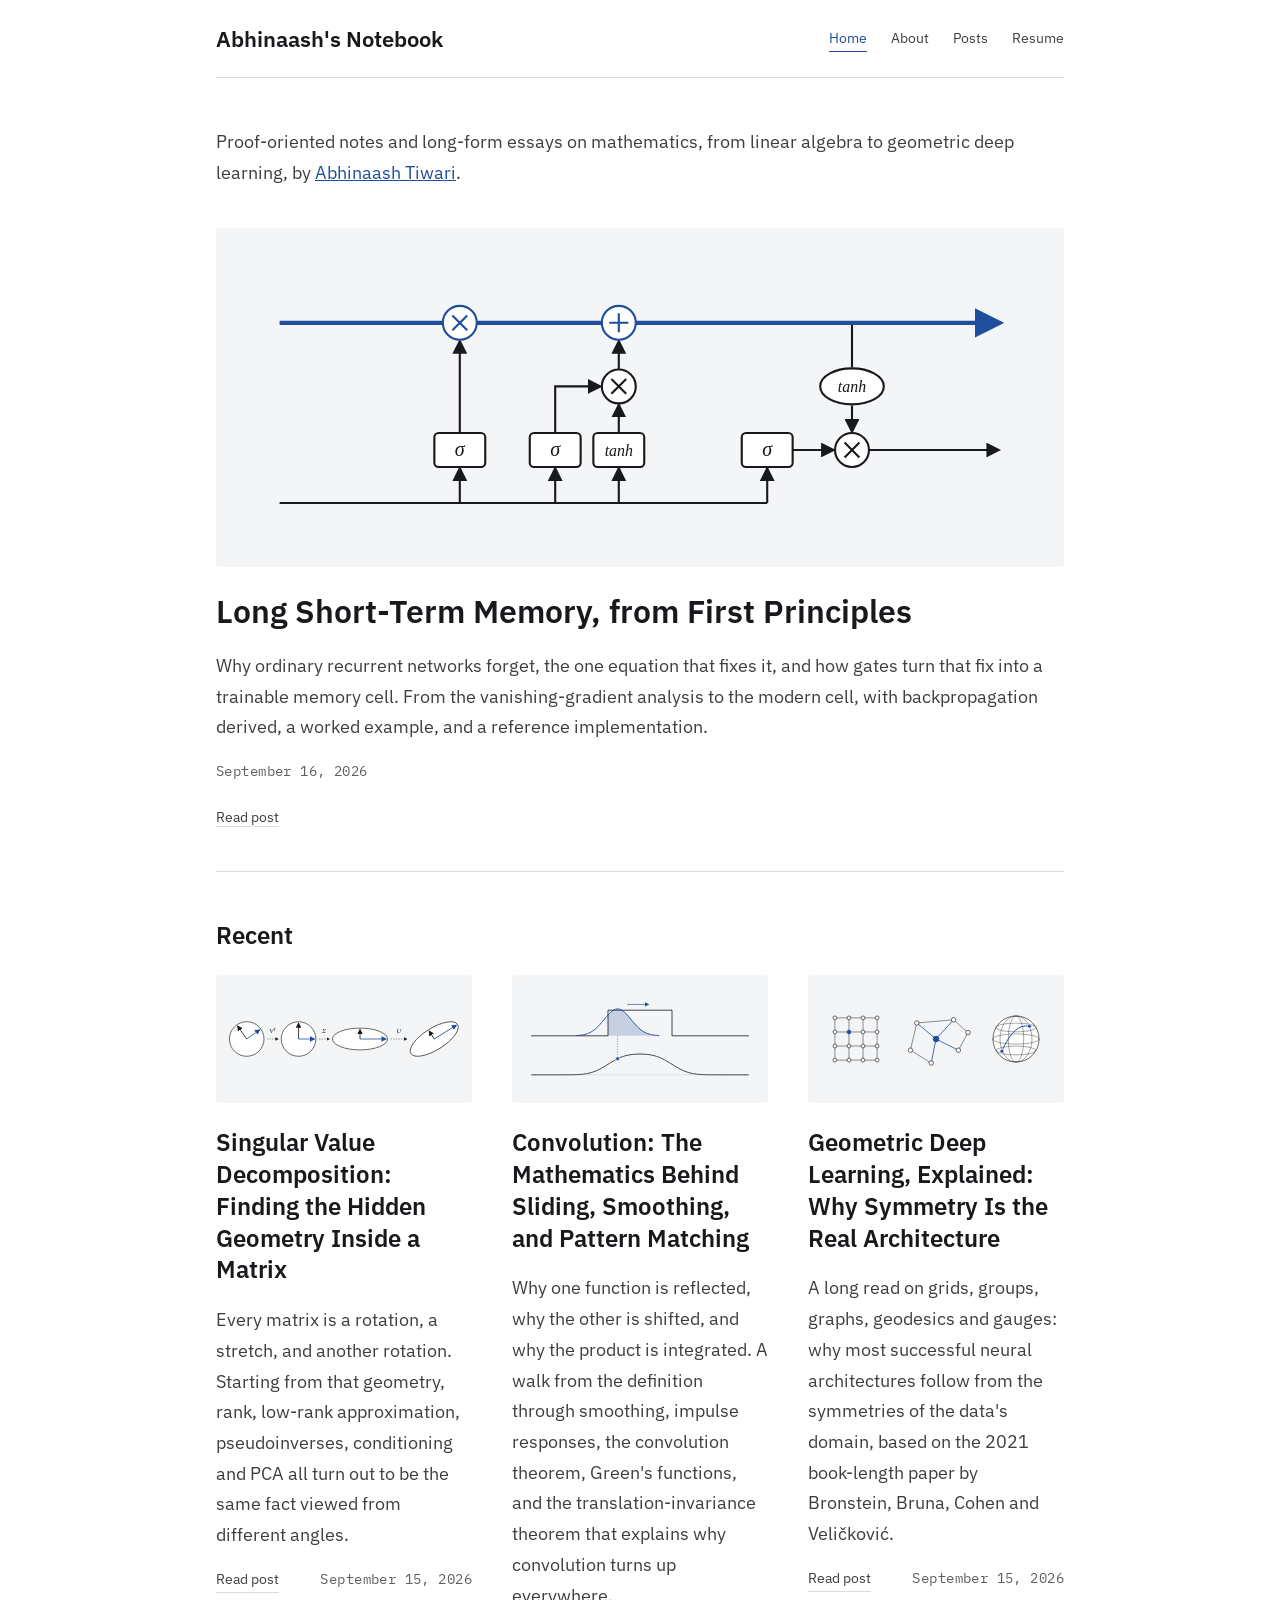
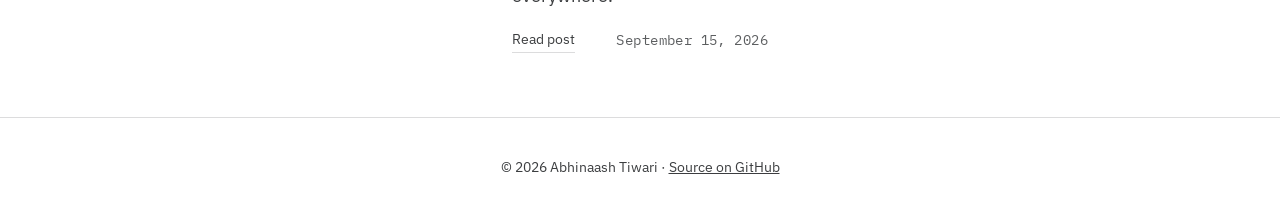
<file: index.html>
<!doctype html>
<html lang="en">
<head>
	<meta charset="UTF-8">
	<meta name="viewport" content="width=device-width, initial-scale=1">
	<title>Abhinaash Tiwari | Mathematics Notes and Essays</title>
	<meta name="description" content="Proof-oriented notes and long-form essays on mathematics by Abhinaash Tiwari: optimization theory, linear algebra, optimal transport and geometric deep learning.">
	<meta name="author" content="Abhinaash Tiwari">
	<meta name="keywords" content="Abhinaash Tiwari, mathematics blog, optimization theory, optimal transport, geometric deep learning, linear algebra, lecture notes, proof-based mathematics">
	<meta name="robots" content="index, follow, max-image-preview:large">
	<link rel="canonical" href="https://abhinaash.com.np/">

	<meta property="og:type" content="website">
	<meta property="og:site_name" content="Abhinaash's Notebook">
	<meta property="og:locale" content="en_US">
	<meta property="og:title" content="Abhinaash Tiwari | Mathematics Notes and Essays">
	<meta property="og:description" content="Proof-oriented notes and long-form essays on mathematics by Abhinaash Tiwari: optimization theory, linear algebra, optimal transport and geometric deep learning.">
	<meta property="og:url" content="https://abhinaash.com.np/">
	<meta property="og:image" content="https://abhinaash.com.np/assets/images/social/site.png">
	<meta property="og:image:width" content="1200">
	<meta property="og:image:height" content="630">
	<meta property="og:image:alt" content="Abhinaash's Notebook: mathematics notes and essays">
	<meta name="twitter:card" content="summary_large_image">
	<meta name="twitter:title" content="Abhinaash Tiwari | Mathematics Notes and Essays">
	<meta name="twitter:description" content="Proof-oriented notes and long-form essays on mathematics by Abhinaash Tiwari: optimization theory, linear algebra, optimal transport and geometric deep learning.">
	<meta name="twitter:image" content="https://abhinaash.com.np/assets/images/social/site.png">

	<meta name="theme-color" content="#ffffff">
	<link rel="icon" type="image/svg+xml" href="./assets/images/favicon.svg">
	<link rel="apple-touch-icon" href="./assets/images/apple-touch-icon.png">

	<link rel="preconnect" href="https://fonts.googleapis.com">
	<link rel="preconnect" href="https://fonts.gstatic.com" crossorigin>
	<link rel="stylesheet" href="https://fonts.googleapis.com/css2?family=IBM+Plex+Mono:wght@400;500;600&family=IBM+Plex+Sans:ital,wght@0,400;0,500;0,600;1,400;1,600&display=swap">
	<link rel="stylesheet" type="text/css" href="./assets/css/style.css">
	<link rel="stylesheet" type="text/css" href="./assets/css/article.css">
	<script type="application/ld+json">
	{
		"@context": "https://schema.org",
		"@graph": [
			{
				"@type": "WebSite",
				"@id": "https://abhinaash.com.np/#website",
				"url": "https://abhinaash.com.np/",
				"name": "Abhinaash's Notebook",
				"description": "Proof-oriented notes and long-form essays on mathematics by Abhinaash Tiwari: optimization theory, linear algebra, optimal transport and geometric deep learning.",
				"inLanguage": "en",
				"publisher": {
					"@id": "https://abhinaash.com.np/#person"
				}
			},
			{
				"@type": "Person",
				"@id": "https://abhinaash.com.np/#person",
				"name": "Abhinaash Tiwari",
				"url": "https://abhinaash.com.np/about.html",
				"image": "https://abhinaash.com.np/assets/images/profile-640.jpg",
				"description": "Computational mathematics graduate of Kathmandu University",
				"alumniOf": {
					"@type": "CollegeOrUniversity",
					"name": "Kathmandu University"
				},
				"knowsAbout": [
					"Optimization theory",
					"Optimal transport",
					"Geometric deep learning",
					"Applied analysis"
				],
				"sameAs": [
					"https://github.com/zeutonx",
					"https://orcid.org/0009-0005-1467-2240"
				]
			}
		]
	}
	</script>
</head>
<body>
	<a class="skip-link" href="#main">Skip to content</a>
	<header class="container__">
		<h1 class="__header-title"><a href="./index.html">Abhinaash's Notebook</a></h1>
		<nav class="__header-nav" aria-label="Main navigation">
			<ul>
				<li><a class="current-page__" aria-current="page" href="./index.html">Home</a></li>
				<li><a href="./about.html">About</a></li>
				<li><a href="./posts.html">Posts</a></li>
				<li><a href="./resume.html">Resume</a></li>
			</ul>
		</nav>
	</header>

	<main id="main" class="container__">
		<section class="_page-intro">
			<p>Proof-oriented notes and long-form essays on mathematics, from linear algebra to geometric deep learning, by <a href="./about.html">Abhinaash Tiwari</a>.</p>
		</section>

		<section class="__article-featured-section">
			<article class="_article _article-featured">
				<img class="article-thumbnail_ article-featured-thumbnail_" src="./assets/images/thumbnails/lstm.svg" width="800" height="400" alt="">
				<h2 class="article-title_"><a href="./posts/lstm.html">Long Short-Term Memory, from First Principles</a></h2>
				<p class="article-description_">Why ordinary recurrent networks forget, the one equation that fixes it, and how gates turn that fix into a trainable memory cell. From the vanishing-gradient analysis to the modern cell, with backpropagation derived, a worked example, and a reference implementation.</p>
				<time class="article-date_" datetime="2026-09-16">September 16, 2026</time>
				<a class="article-read-more_" href="./posts/lstm.html" aria-label="Read post: Long Short-Term Memory, from First Principles">Read post</a>
			</article>
		</section>

		<section class="__article-recent-section">
			<h2 class="_article-recent-section-title">Recent</h2>
			<div>
				<article class="_article _article-recent">
					<img class="article-thumbnail_" src="./assets/images/thumbnails/svd.svg" width="800" height="400" alt="" loading="lazy" decoding="async">
					<h3 class="article-title_"><a href="./posts/svd.html">Singular Value Decomposition: Finding the Hidden Geometry Inside a Matrix</a></h3>
					<p class="article-description_">Every matrix is a rotation, a stretch, and another rotation. Starting from that geometry, rank, low-rank approximation, pseudoinverses, conditioning and PCA all turn out to be the same fact viewed from different angles.</p>
					<div class="article-flex__">
						<a class="article-read-more_" href="./posts/svd.html" aria-label="Read post: Singular Value Decomposition: Finding the Hidden Geometry Inside a Matrix">Read post</a>
						<time class="article-date_" datetime="2026-09-15">September 15, 2026</time>
					</div>
				</article>

				<article class="_article _article-recent">
					<img class="article-thumbnail_" src="./assets/images/thumbnails/convolution.svg" width="800" height="400" alt="" loading="lazy" decoding="async">
					<h3 class="article-title_"><a href="./posts/convolution.html">Convolution: The Mathematics Behind Sliding, Smoothing, and Pattern Matching</a></h3>
					<p class="article-description_">Why one function is reflected, why the other is shifted, and why the product is integrated. A walk from the definition through smoothing, impulse responses, the convolution theorem, Green's functions, and the translation-invariance theorem that explains why convolution turns up everywhere.</p>
					<div class="article-flex__">
						<a class="article-read-more_" href="./posts/convolution.html" aria-label="Read post: Convolution: The Mathematics Behind Sliding, Smoothing, and Pattern Matching">Read post</a>
						<time class="article-date_" datetime="2026-09-15">September 15, 2026</time>
					</div>
				</article>

				<article class="_article _article-recent">
					<img class="article-thumbnail_" src="./assets/images/thumbnails/geometric-deep-learning.svg" width="800" height="400" alt="" loading="lazy" decoding="async">
					<h3 class="article-title_"><a href="./posts/geometric-deep-learning.html">Geometric Deep Learning, Explained: Why Symmetry Is the Real Architecture</a></h3>
					<p class="article-description_">A long read on grids, groups, graphs, geodesics and gauges: why most successful neural architectures follow from the symmetries of the data's domain, based on the 2021 book-length paper by Bronstein, Bruna, Cohen and Veličković.</p>
					<div class="article-flex__">
						<a class="article-read-more_" href="./posts/geometric-deep-learning.html" aria-label="Read post: Geometric Deep Learning, Explained: Why Symmetry Is the Real Architecture">Read post</a>
						<time class="article-date_" datetime="2026-09-15">September 15, 2026</time>
					</div>
				</article>
			</div>
		</section>

	</main>

	<footer>
		<p class="__footer-copyright">&copy; 2026 Abhinaash Tiwari &middot; <a href="https://github.com/zeutonx/Portfolio" target="_blank" rel="noopener">Source on GitHub</a></p>
	</footer>
</body>
</html>
</file>
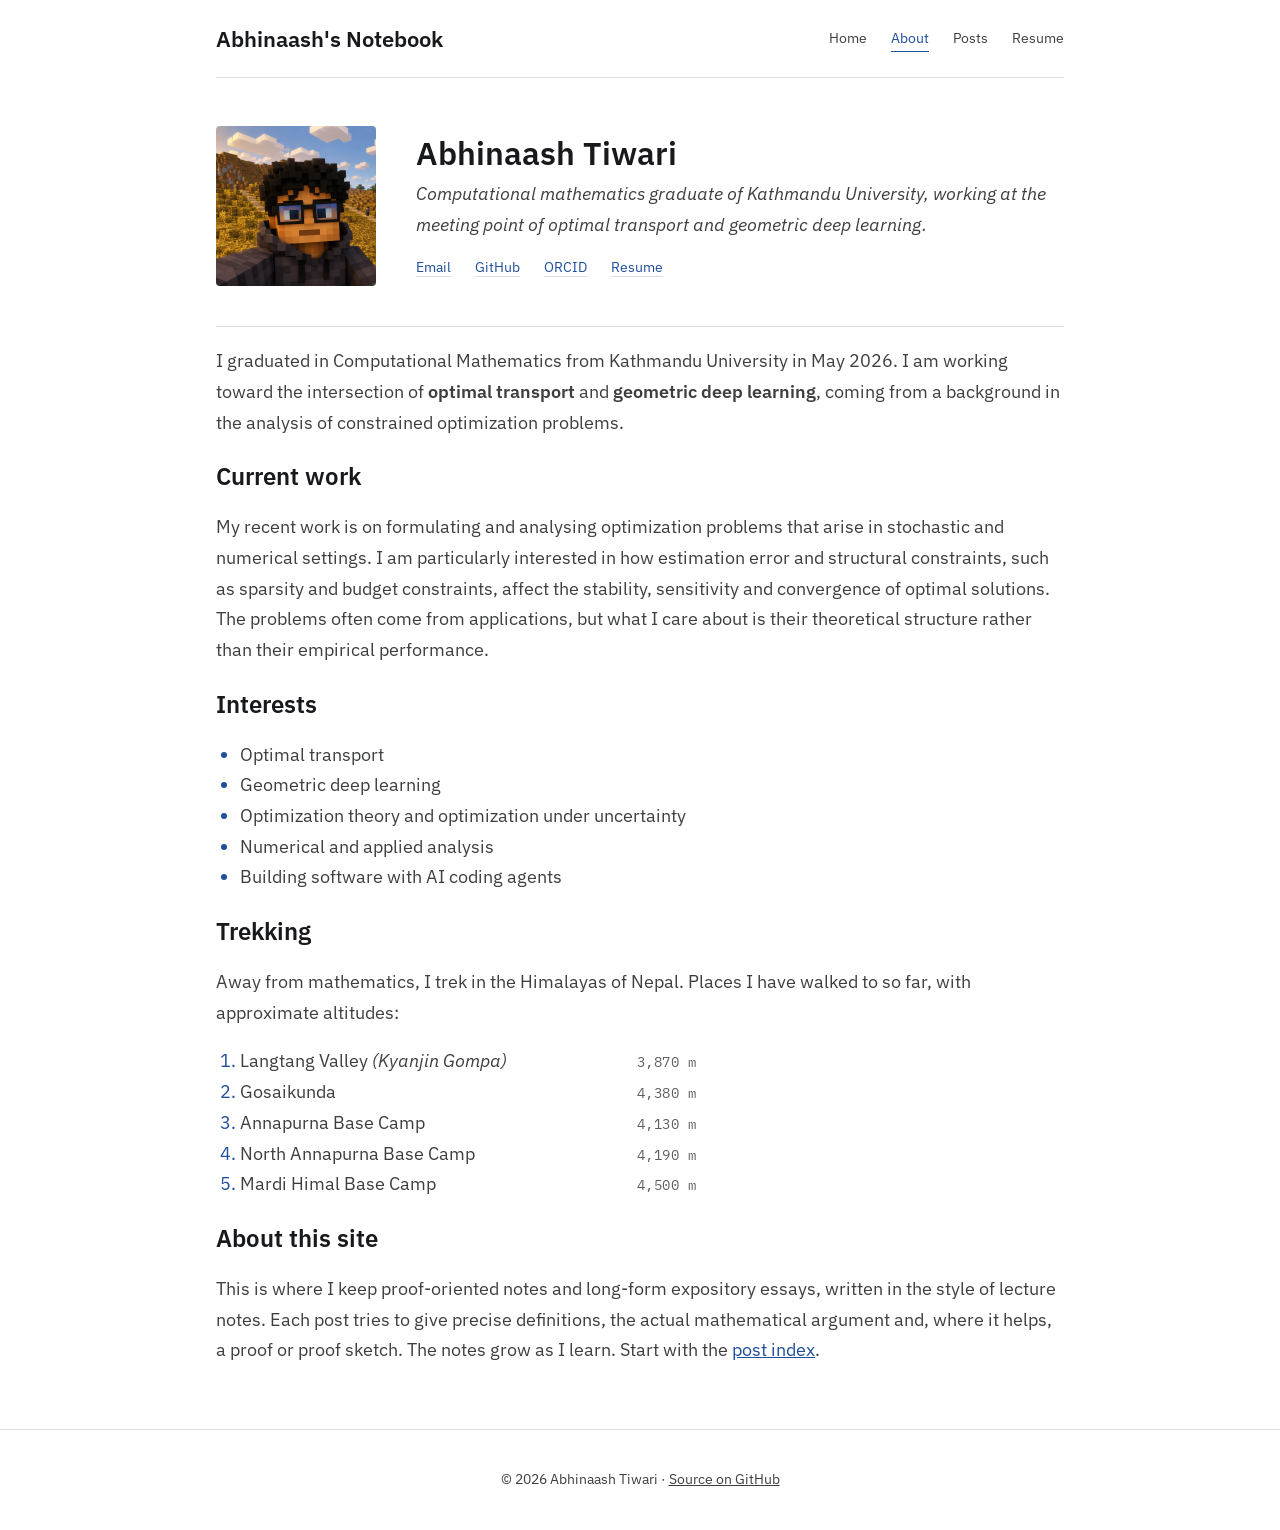
<file: about.html>
<!doctype html>
<html lang="en">
<head>
	<meta charset="UTF-8">
	<meta name="viewport" content="width=device-width, initial-scale=1">
	<title>About | Abhinaash Tiwari</title>
	<meta name="description" content="About Abhinaash Tiwari: computational mathematics graduate of Kathmandu University, working toward optimal transport and geometric deep learning.">
	<meta name="author" content="Abhinaash Tiwari">
	<meta name="keywords" content="Abhinaash Tiwari, mathematics, optimization theory, optimal transport, geometric deep learning, Kathmandu University">
	<meta name="robots" content="index, follow, max-image-preview:large">
	<link rel="canonical" href="https://abhinaash.com.np/about.html">

	<meta property="og:type" content="profile">
	<meta property="og:site_name" content="Abhinaash's Notebook">
	<meta property="og:locale" content="en_US">
	<meta property="og:title" content="About | Abhinaash Tiwari">
	<meta property="og:description" content="About Abhinaash Tiwari: computational mathematics graduate of Kathmandu University, working toward optimal transport and geometric deep learning.">
	<meta property="og:url" content="https://abhinaash.com.np/about.html">
	<meta property="og:image" content="https://abhinaash.com.np/assets/images/social/site.png">
	<meta property="og:image:width" content="1200">
	<meta property="og:image:height" content="630">
	<meta property="og:image:alt" content="Abhinaash's Notebook: mathematics notes and essays">
	<meta name="twitter:card" content="summary_large_image">
	<meta name="twitter:title" content="About | Abhinaash Tiwari">
	<meta name="twitter:description" content="About Abhinaash Tiwari: computational mathematics graduate of Kathmandu University, working toward optimal transport and geometric deep learning.">
	<meta name="twitter:image" content="https://abhinaash.com.np/assets/images/social/site.png">

	<meta name="theme-color" content="#ffffff">
	<link rel="icon" type="image/svg+xml" href="./assets/images/favicon.svg">
	<link rel="apple-touch-icon" href="./assets/images/apple-touch-icon.png">

	<link rel="preconnect" href="https://fonts.googleapis.com">
	<link rel="preconnect" href="https://fonts.gstatic.com" crossorigin>
	<link rel="stylesheet" href="https://fonts.googleapis.com/css2?family=IBM+Plex+Mono:wght@400;500;600&family=IBM+Plex+Sans:ital,wght@0,400;0,500;0,600;1,400;1,600&display=swap">
	<link rel="stylesheet" type="text/css" href="./assets/css/style.css">
	<link rel="stylesheet" type="text/css" href="./assets/css/about.css">
	<script type="application/ld+json">
	{
		"@context": "https://schema.org",
		"@graph": [
			{
				"@type": "ProfilePage",
				"@id": "https://abhinaash.com.np/about.html",
				"url": "https://abhinaash.com.np/about.html",
				"name": "About | Abhinaash Tiwari",
				"mainEntity": {
					"@id": "https://abhinaash.com.np/#person"
				}
			},
			{
				"@type": "Person",
				"@id": "https://abhinaash.com.np/#person",
				"name": "Abhinaash Tiwari",
				"url": "https://abhinaash.com.np/about.html",
				"image": "https://abhinaash.com.np/assets/images/profile-640.jpg",
				"description": "Computational mathematics graduate of Kathmandu University",
				"alumniOf": {
					"@type": "CollegeOrUniversity",
					"name": "Kathmandu University"
				},
				"knowsAbout": [
					"Optimization theory",
					"Optimal transport",
					"Geometric deep learning",
					"Applied analysis"
				],
				"sameAs": [
					"https://github.com/zeutonx",
					"https://orcid.org/0009-0005-1467-2240"
				]
			}
		]
	}
	</script>
</head>
<body>
	<a class="skip-link" href="#main">Skip to content</a>
	<header class="container__">
		<p class="__header-title"><a href="./index.html">Abhinaash's Notebook</a></p>
		<nav class="__header-nav" aria-label="Main navigation">
			<ul>
				<li><a href="./index.html">Home</a></li>
				<li><a class="current-page__" aria-current="page" href="./about.html">About</a></li>
				<li><a href="./posts.html">Posts</a></li>
				<li><a href="./resume.html">Resume</a></li>
			</ul>
		</nav>
	</header>

	<main id="main" class="container__">
		<section class="__about-intro">
			<img class="_profile-picture" src="./assets/images/profile-640.jpg" width="640" height="640" alt="Portrait of Abhinaash Tiwari">

			<div class="_about-intro-text">
				<h1 class="_about-name">Abhinaash Tiwari</h1>
				<p class="_about-role">
					Computational mathematics graduate of Kathmandu University, working at the meeting point of
					optimal transport and geometric deep learning.
				</p>
				<ul class="_about-links">
					<li><a href="mailto:abhinaash.tiwari@gmail.com">Email</a></li>
					<li><a href="https://github.com/zeutonx" target="_blank" rel="noopener">GitHub</a></li>
					<li><a href="https://orcid.org/0009-0005-1467-2240" target="_blank" rel="noopener">ORCID</a></li>
					<li><a href="./resume.html">Resume</a></li>
				</ul>
			</div>
		</section>

		<section class="__about-body">
			<p>
				I graduated in Computational Mathematics from Kathmandu University in May 2026.
				I am working toward the intersection of <strong>optimal transport</strong> and <strong>geometric deep learning</strong>, coming from a
				background in the analysis of constrained optimization problems.
			</p>

			<h2>Current work</h2>
			<p>
				My recent work is on formulating and analysing optimization problems that arise in stochastic and
				numerical settings. I am particularly interested in how estimation error and structural constraints,
				such as sparsity and budget constraints, affect the stability, sensitivity and convergence of
				optimal solutions. The problems often come from applications, but what I care about is their
				theoretical structure rather than their empirical performance.
			</p>

			<h2>Interests</h2>
			<ul class="_about-interests">
				<li>Optimal transport</li>
				<li>Geometric deep learning</li>
				<li>Optimization theory and optimization under uncertainty</li>
				<li>Numerical and applied analysis</li>
				<li>Building software with AI coding agents</li>
			</ul>

			<h2>Trekking</h2>
			<p>Away from mathematics, I trek in the Himalayas of Nepal. Places I have walked to so far, with approximate altitudes:</p>
			<ol class="_about-treks">
				<li><span class="_trek-row"><span>Langtang Valley <em>(Kyanjin Gompa)</em></span> <span class="_trek-altitude">3,870 m</span></span></li>
				<li><span class="_trek-row"><span>Gosaikunda</span> <span class="_trek-altitude">4,380 m</span></span></li>
				<li><span class="_trek-row"><span>Annapurna Base Camp</span> <span class="_trek-altitude">4,130 m</span></span></li>
				<li><span class="_trek-row"><span>North Annapurna Base Camp</span> <span class="_trek-altitude">4,190 m</span></span></li>
				<li><span class="_trek-row"><span>Mardi Himal Base Camp</span> <span class="_trek-altitude">4,500 m</span></span></li>
			</ol>

			<h2>About this site</h2>
			<p>
				This is where I keep proof-oriented notes and long-form expository essays, written in the style of
				lecture notes. Each post tries to give precise definitions, the actual mathematical argument and,
				where it helps, a proof or proof sketch. The notes grow as I learn.
				Start with the <a href="./posts.html">post index</a>.
			</p>
		</section>

	</main>

	<footer>
		<p class="__footer-copyright">&copy; 2026 Abhinaash Tiwari &middot; <a href="https://github.com/zeutonx/Portfolio" target="_blank" rel="noopener">Source on GitHub</a></p>
	</footer>
</body>
</html>
</file>
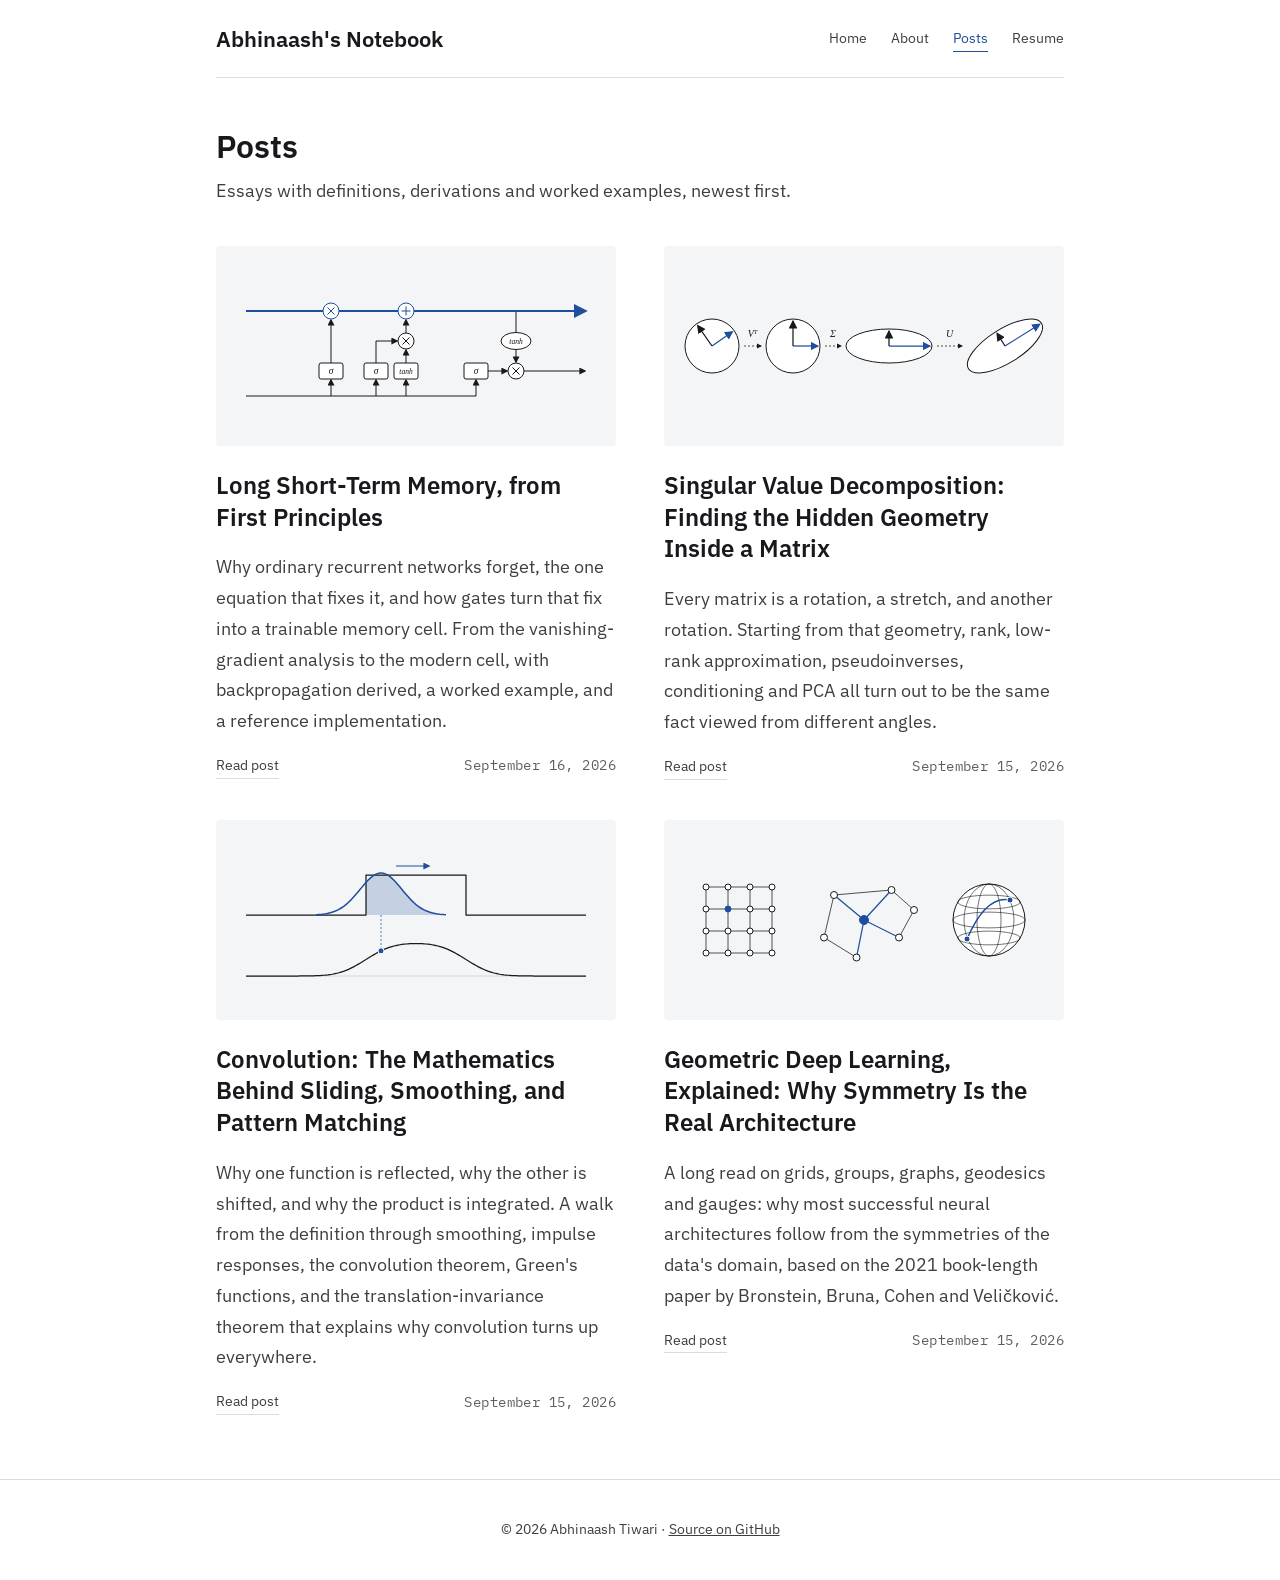
<file: posts.html>
<!doctype html>
<html lang="en">
<head>
	<meta charset="UTF-8">
	<meta name="viewport" content="width=device-width, initial-scale=1">
	<title>Posts | Abhinaash Tiwari</title>
	<meta name="description" content="All posts by Abhinaash Tiwari: long-form, proof-oriented essays on LSTM networks, singular value decomposition, convolution and geometric deep learning.">
	<meta name="author" content="Abhinaash Tiwari">
	<meta name="keywords" content="Abhinaash Tiwari, mathematics posts, LSTM, singular value decomposition, convolution, geometric deep learning, expository essays">
	<meta name="robots" content="index, follow, max-image-preview:large">
	<link rel="canonical" href="https://abhinaash.com.np/posts.html">

	<meta property="og:type" content="website">
	<meta property="og:site_name" content="Abhinaash's Notebook">
	<meta property="og:locale" content="en_US">
	<meta property="og:title" content="Posts | Abhinaash Tiwari">
	<meta property="og:description" content="All posts by Abhinaash Tiwari: long-form, proof-oriented essays on LSTM networks, singular value decomposition, convolution and geometric deep learning.">
	<meta property="og:url" content="https://abhinaash.com.np/posts.html">
	<meta property="og:image" content="https://abhinaash.com.np/assets/images/social/site.png">
	<meta property="og:image:width" content="1200">
	<meta property="og:image:height" content="630">
	<meta property="og:image:alt" content="Abhinaash's Notebook: mathematics notes and essays">
	<meta name="twitter:card" content="summary_large_image">
	<meta name="twitter:title" content="Posts | Abhinaash Tiwari">
	<meta name="twitter:description" content="All posts by Abhinaash Tiwari: long-form, proof-oriented essays on LSTM networks, singular value decomposition, convolution and geometric deep learning.">
	<meta name="twitter:image" content="https://abhinaash.com.np/assets/images/social/site.png">

	<meta name="theme-color" content="#ffffff">
	<link rel="icon" type="image/svg+xml" href="./assets/images/favicon.svg">
	<link rel="apple-touch-icon" href="./assets/images/apple-touch-icon.png">

	<link rel="preconnect" href="https://fonts.googleapis.com">
	<link rel="preconnect" href="https://fonts.gstatic.com" crossorigin>
	<link rel="stylesheet" href="https://fonts.googleapis.com/css2?family=IBM+Plex+Mono:wght@400;500;600&family=IBM+Plex+Sans:ital,wght@0,400;0,500;0,600;1,400;1,600&display=swap">
	<link rel="stylesheet" type="text/css" href="./assets/css/style.css">
	<link rel="stylesheet" type="text/css" href="./assets/css/article.css">
	<script type="application/ld+json">
	{
		"@context": "https://schema.org",
		"@graph": [
			{
				"@type": "Blog",
				"@id": "https://abhinaash.com.np/posts.html",
				"url": "https://abhinaash.com.np/posts.html",
				"name": "Abhinaash's Notebook",
				"author": {
					"@type": "Person",
					"@id": "https://abhinaash.com.np/#person",
					"name": "Abhinaash Tiwari",
					"url": "https://abhinaash.com.np/about.html"
				},
				"blogPost": [
					{
						"@type": "BlogPosting",
						"headline": "Long Short-Term Memory, from First Principles",
						"url": "https://abhinaash.com.np/posts/lstm.html",
						"datePublished": "2026-09-16"
					},
					{
						"@type": "BlogPosting",
						"headline": "Singular Value Decomposition: Finding the Hidden Geometry Inside a Matrix",
						"url": "https://abhinaash.com.np/posts/svd.html",
						"datePublished": "2026-09-15"
					},
					{
						"@type": "BlogPosting",
						"headline": "Convolution: The Mathematics Behind Sliding, Smoothing, and Pattern Matching",
						"url": "https://abhinaash.com.np/posts/convolution.html",
						"datePublished": "2026-09-15"
					},
					{
						"@type": "BlogPosting",
						"headline": "Geometric Deep Learning, Explained: Why Symmetry Is the Real Architecture",
						"url": "https://abhinaash.com.np/posts/geometric-deep-learning.html",
						"datePublished": "2026-09-15"
					}
				]
			}
		]
	}
	</script>
</head>
<body>
	<a class="skip-link" href="#main">Skip to content</a>
	<header class="container__">
		<p class="__header-title"><a href="./index.html">Abhinaash's Notebook</a></p>
		<nav class="__header-nav" aria-label="Main navigation">
			<ul>
				<li><a href="./index.html">Home</a></li>
				<li><a href="./about.html">About</a></li>
				<li><a class="current-page__" aria-current="page" href="./posts.html">Posts</a></li>
				<li><a href="./resume.html">Resume</a></li>
			</ul>
		</nav>
	</header>

	<main id="main" class="container__">
		<section class="_page-intro">
			<h1>Posts</h1>
			<p>Essays with definitions, derivations and worked examples, newest first.</p>
		</section>

		<section class="__all-articles-section">

			<article class="_article">
				<img class="article-thumbnail_" src="./assets/images/thumbnails/lstm.svg" width="800" height="400" alt="" loading="lazy" decoding="async">
				<h2 class="article-title_"><a href="./posts/lstm.html">Long Short-Term Memory, from First Principles</a></h2>
				<p class="article-description_">Why ordinary recurrent networks forget, the one equation that fixes it, and how gates turn that fix into a trainable memory cell. From the vanishing-gradient analysis to the modern cell, with backpropagation derived, a worked example, and a reference implementation.</p>
				<div class="article-flex__">
					<a class="article-read-more_" href="./posts/lstm.html" aria-label="Read post: Long Short-Term Memory, from First Principles">Read post</a>
					<time class="article-date_" datetime="2026-09-16">September 16, 2026</time>
				</div>
			</article>

			<article class="_article">
				<img class="article-thumbnail_" src="./assets/images/thumbnails/svd.svg" width="800" height="400" alt="" loading="lazy" decoding="async">
				<h2 class="article-title_"><a href="./posts/svd.html">Singular Value Decomposition: Finding the Hidden Geometry Inside a Matrix</a></h2>
				<p class="article-description_">Every matrix is a rotation, a stretch, and another rotation. Starting from that geometry, rank, low-rank approximation, pseudoinverses, conditioning and PCA all turn out to be the same fact viewed from different angles.</p>
				<div class="article-flex__">
					<a class="article-read-more_" href="./posts/svd.html" aria-label="Read post: Singular Value Decomposition: Finding the Hidden Geometry Inside a Matrix">Read post</a>
					<time class="article-date_" datetime="2026-09-15">September 15, 2026</time>
				</div>
			</article>

			<article class="_article">
				<img class="article-thumbnail_" src="./assets/images/thumbnails/convolution.svg" width="800" height="400" alt="" loading="lazy" decoding="async">
				<h2 class="article-title_"><a href="./posts/convolution.html">Convolution: The Mathematics Behind Sliding, Smoothing, and Pattern Matching</a></h2>
				<p class="article-description_">Why one function is reflected, why the other is shifted, and why the product is integrated. A walk from the definition through smoothing, impulse responses, the convolution theorem, Green's functions, and the translation-invariance theorem that explains why convolution turns up everywhere.</p>
				<div class="article-flex__">
					<a class="article-read-more_" href="./posts/convolution.html" aria-label="Read post: Convolution: The Mathematics Behind Sliding, Smoothing, and Pattern Matching">Read post</a>
					<time class="article-date_" datetime="2026-09-15">September 15, 2026</time>
				</div>
			</article>

			<article class="_article">
				<img class="article-thumbnail_" src="./assets/images/thumbnails/geometric-deep-learning.svg" width="800" height="400" alt="" loading="lazy" decoding="async">
				<h2 class="article-title_"><a href="./posts/geometric-deep-learning.html">Geometric Deep Learning, Explained: Why Symmetry Is the Real Architecture</a></h2>
				<p class="article-description_">A long read on grids, groups, graphs, geodesics and gauges: why most successful neural architectures follow from the symmetries of the data's domain, based on the 2021 book-length paper by Bronstein, Bruna, Cohen and Veličković.</p>
				<div class="article-flex__">
					<a class="article-read-more_" href="./posts/geometric-deep-learning.html" aria-label="Read post: Geometric Deep Learning, Explained: Why Symmetry Is the Real Architecture">Read post</a>
					<time class="article-date_" datetime="2026-09-15">September 15, 2026</time>
				</div>
			</article>
		</section>

	</main>

	<footer>
		<p class="__footer-copyright">&copy; 2026 Abhinaash Tiwari &middot; <a href="https://github.com/zeutonx/Portfolio" target="_blank" rel="noopener">Source on GitHub</a></p>
	</footer>
</body>
</html>
</file>
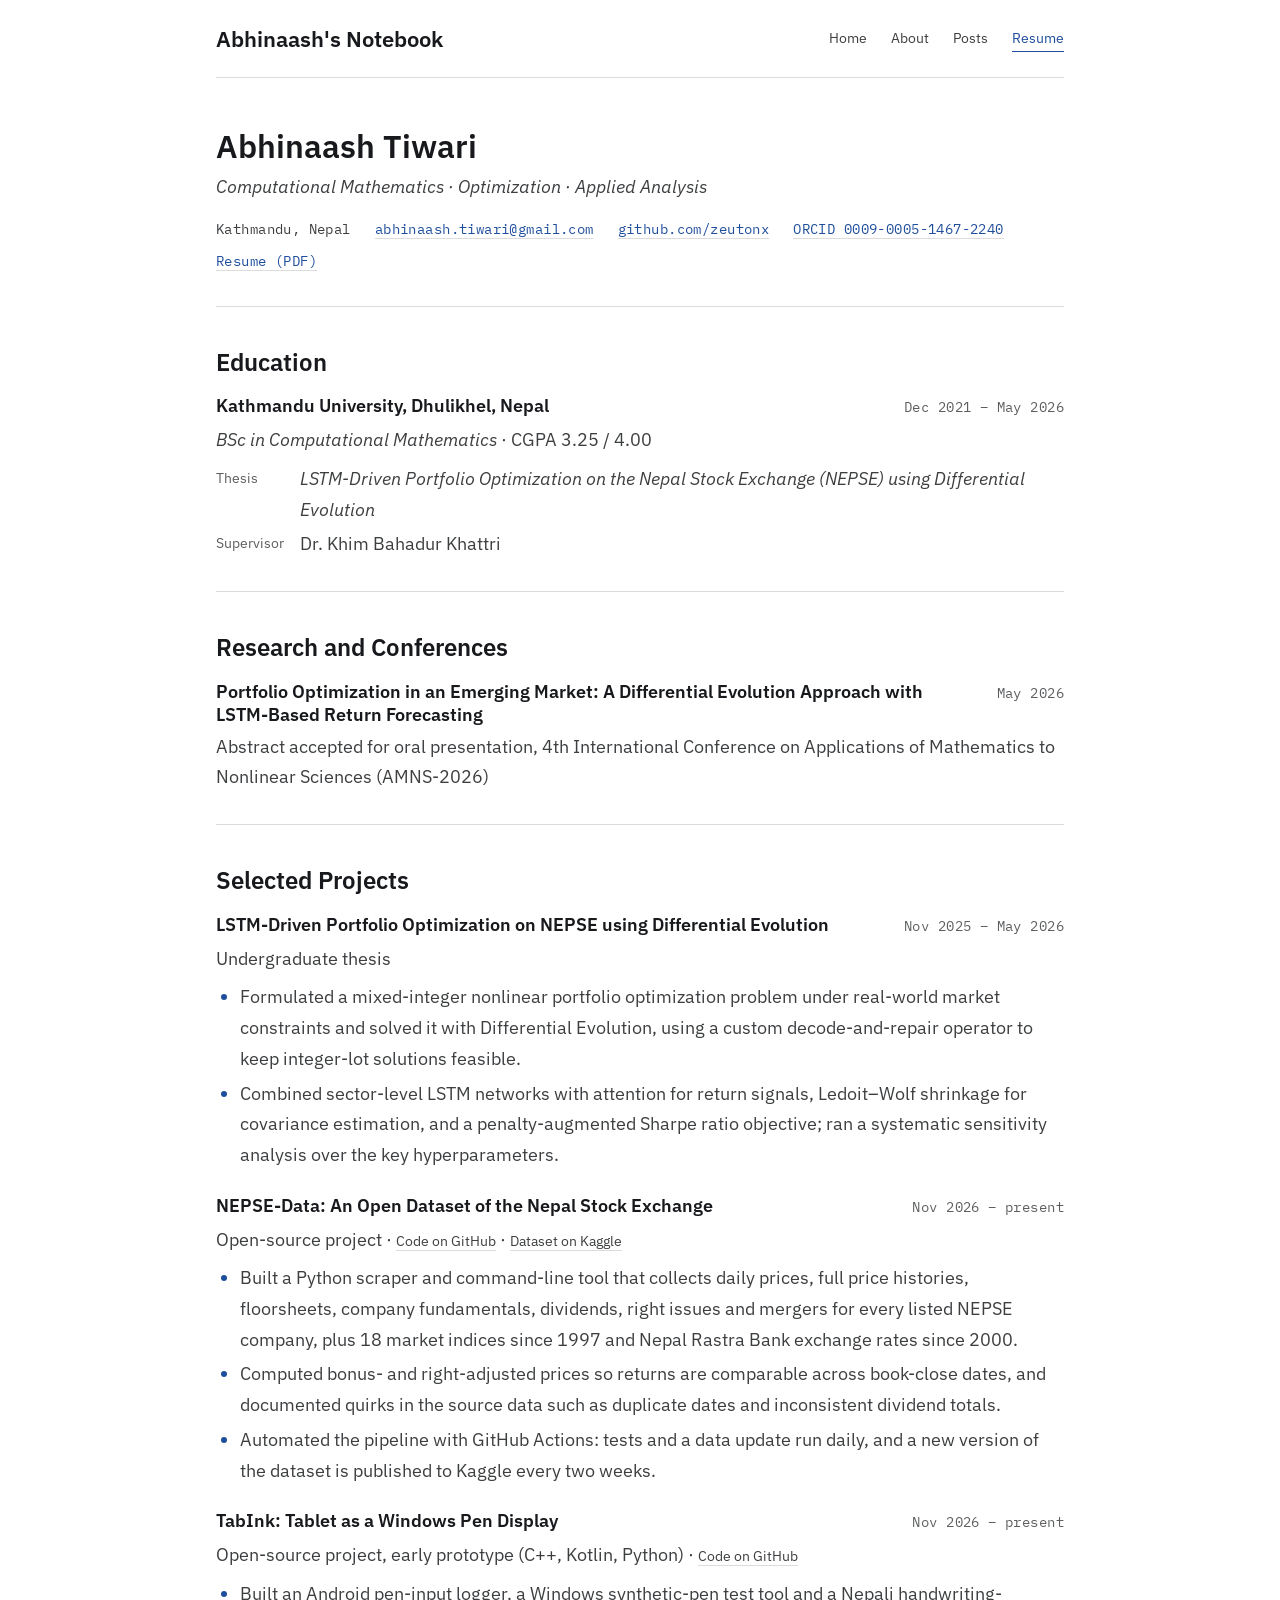
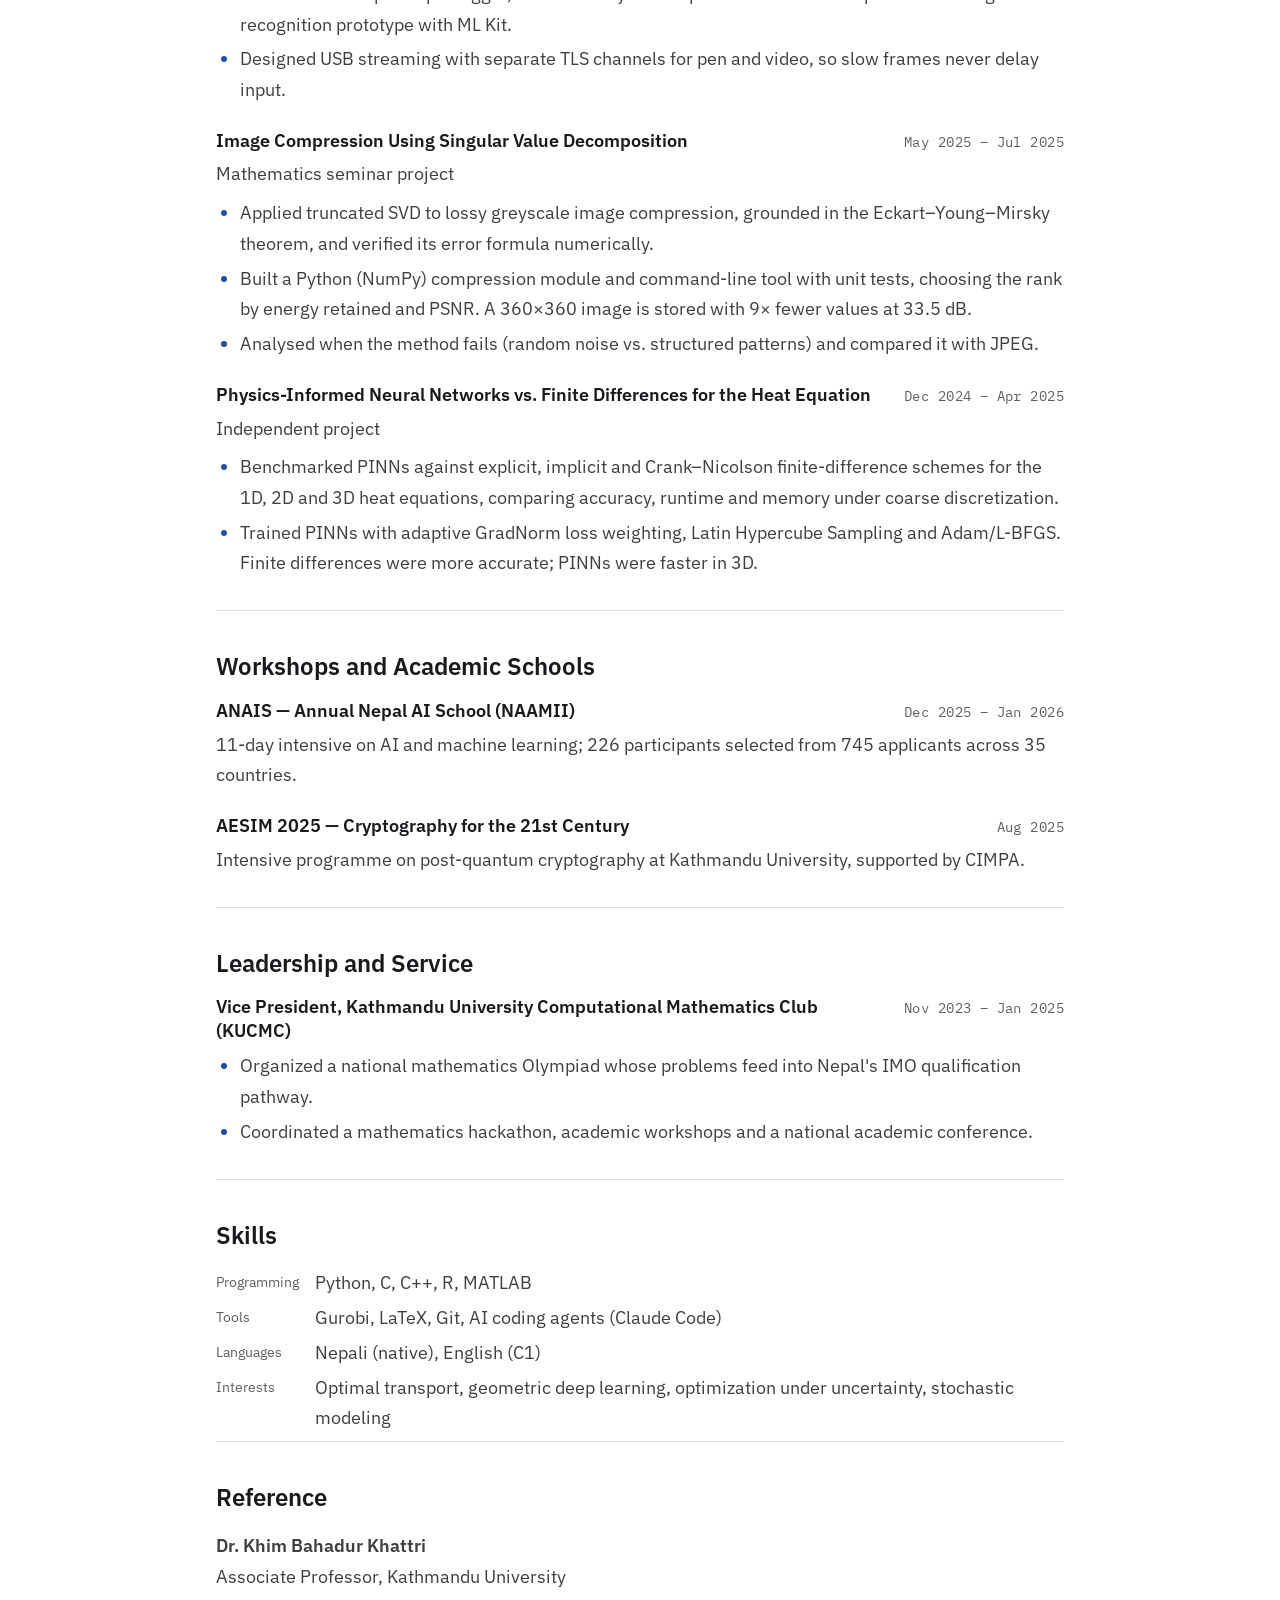
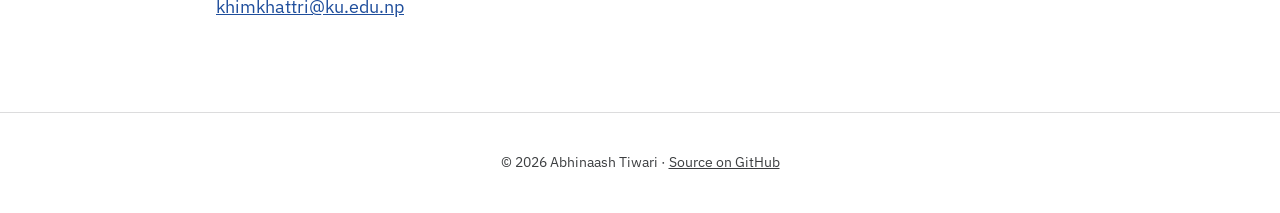
<file: resume.html>
<!doctype html>
<html lang="en">
<head>
	<meta charset="UTF-8">
	<meta name="viewport" content="width=device-width, initial-scale=1">
	<title>Resume | Abhinaash Tiwari</title>
	<meta name="description" content="Academic resume of Abhinaash Tiwari: computational mathematics graduate of Kathmandu University, focused on optimization and applied analysis.">
	<meta name="author" content="Abhinaash Tiwari">
	<meta name="keywords" content="mathematics, mathematical optimization, stochastic modeling, optimization under uncertainty, differential evolution, LSTM, portfolio optimization, machine learning, data-driven decision making">
	<meta name="robots" content="index, follow, max-image-preview:large">
	<link rel="canonical" href="https://abhinaash.com.np/resume.html">

	<meta property="og:type" content="profile">
	<meta property="og:site_name" content="Abhinaash's Notebook">
	<meta property="og:locale" content="en_US">
	<meta property="og:title" content="Resume | Abhinaash Tiwari">
	<meta property="og:description" content="Academic resume of Abhinaash Tiwari: computational mathematics graduate of Kathmandu University, focused on optimization and applied analysis.">
	<meta property="og:url" content="https://abhinaash.com.np/resume.html">
	<meta property="og:image" content="https://abhinaash.com.np/assets/images/social/site.png">
	<meta property="og:image:width" content="1200">
	<meta property="og:image:height" content="630">
	<meta property="og:image:alt" content="Abhinaash's Notebook: mathematics notes and essays">
	<meta name="twitter:card" content="summary_large_image">
	<meta name="twitter:title" content="Resume | Abhinaash Tiwari">
	<meta name="twitter:description" content="Academic resume of Abhinaash Tiwari: computational mathematics graduate of Kathmandu University, focused on optimization and applied analysis.">
	<meta name="twitter:image" content="https://abhinaash.com.np/assets/images/social/site.png">

	<meta name="theme-color" content="#ffffff">
	<link rel="icon" type="image/svg+xml" href="./assets/images/favicon.svg">
	<link rel="apple-touch-icon" href="./assets/images/apple-touch-icon.png">

	<link rel="preconnect" href="https://fonts.googleapis.com">
	<link rel="preconnect" href="https://fonts.gstatic.com" crossorigin>
	<link rel="stylesheet" href="https://fonts.googleapis.com/css2?family=IBM+Plex+Mono:wght@400;500;600&family=IBM+Plex+Sans:ital,wght@0,400;0,500;0,600;1,400;1,600&display=swap">
	<link rel="stylesheet" type="text/css" href="./assets/css/style.css">
	<link rel="stylesheet" type="text/css" href="./assets/css/resume.css">
	<script type="application/ld+json">
	{
		"@context": "https://schema.org",
		"@graph": [
			{
				"@type": "ProfilePage",
				"@id": "https://abhinaash.com.np/resume.html",
				"url": "https://abhinaash.com.np/resume.html",
				"name": "Resume | Abhinaash Tiwari",
				"mainEntity": {
					"@type": "Person",
					"@id": "https://abhinaash.com.np/#person",
					"name": "Abhinaash Tiwari",
					"url": "https://abhinaash.com.np/about.html"
				}
			}
		]
	}
	</script>
</head>
<body>
	<a class="skip-link" href="#main">Skip to content</a>
	<header class="container__">
		<p class="__header-title"><a href="./index.html">Abhinaash's Notebook</a></p>
		<nav class="__header-nav" aria-label="Main navigation">
			<ul>
				<li><a href="./index.html">Home</a></li>
				<li><a href="./about.html">About</a></li>
				<li><a href="./posts.html">Posts</a></li>
				<li><a class="current-page__" aria-current="page" href="./resume.html">Resume</a></li>
			</ul>
		</nav>
	</header>

	<main id="main" class="container__">
		<article class="__resume">

			<header class="_resume-head">
				<h1>Abhinaash Tiwari</h1>
				<p class="_resume-tagline">Computational Mathematics &middot; Optimization &middot; Applied Analysis</p>
				<ul class="_resume-contact">
					<li>Kathmandu, Nepal</li>
					<li><a href="mailto:abhinaash.tiwari@gmail.com">abhinaash.tiwari@gmail.com</a></li>
					<li><a href="https://github.com/zeutonx" target="_blank" rel="noopener">github.com/zeutonx</a></li>
					<li><a href="https://orcid.org/0009-0005-1467-2240" target="_blank" rel="noopener">ORCID 0009-0005-1467-2240</a></li>
					<li><a href="./assets/abhinaash-tiwari-resume.pdf" target="_blank" rel="noopener" type="application/pdf">Resume (PDF)</a></li>
				</ul>
			</header>

			<!-- ================= EDUCATION ================= -->
			<section class="_resume-section">
				<h2>Education</h2>

				<div class="_entry">
					<div class="_entry-head">
						<h3>Kathmandu University, Dhulikhel, Nepal</h3>
						<span class="_entry-date">Dec 2021 – May 2026</span>
					</div>
					<p class="_entry-meta"><em>BSc in Computational Mathematics</em> &middot; CGPA 3.25 / 4.00</p>
					<dl class="_entry-details">
						<dt>Thesis</dt>
						<dd><em>LSTM-Driven Portfolio Optimization on the Nepal Stock Exchange (NEPSE) using Differential Evolution</em></dd>
						<dt>Supervisor</dt>
						<dd>Dr. Khim Bahadur Khattri</dd>
					</dl>
				</div>
			</section>

			<!-- ================= RESEARCH ================= -->
			<section class="_resume-section">
				<h2>Research and Conferences</h2>

				<div class="_entry">
					<div class="_entry-head">
						<h3>Portfolio Optimization in an Emerging Market: A Differential Evolution Approach with LSTM-Based Return Forecasting</h3>
						<span class="_entry-date">May 2026</span>
					</div>
					<p class="_entry-meta">Abstract accepted for oral presentation, 4th International Conference on Applications of Mathematics to Nonlinear Sciences (AMNS-2026)</p>
				</div>
			</section>

			<!-- ================= PROJECTS ================= -->
			<section class="_resume-section">
				<h2>Selected Projects</h2>

				<div class="_entry">
					<div class="_entry-head">
						<h3>LSTM-Driven Portfolio Optimization on NEPSE using Differential Evolution</h3>
						<span class="_entry-date">Nov 2025 – May 2026</span>
					</div>
					<p class="_entry-meta">Undergraduate thesis</p>
					<ul>
						<li>Formulated a mixed-integer nonlinear portfolio optimization problem under real-world market constraints and solved it with Differential Evolution, using a custom decode-and-repair operator to keep integer-lot solutions feasible.</li>
						<li>Combined sector-level LSTM networks with attention for return signals, Ledoit–Wolf shrinkage for covariance estimation, and a penalty-augmented Sharpe ratio objective; ran a systematic sensitivity analysis over the key hyperparameters.</li>
					</ul>
				</div>

				<div class="_entry">
					<div class="_entry-head">
						<h3>NEPSE-Data: An Open Dataset of the Nepal Stock Exchange</h3>
						<span class="_entry-date">Nov 2026 – present</span>
					</div>
					<p class="_entry-meta">Open-source project &middot; <a class="_entry-link" href="https://github.com/zeutonx/NEPSE-Data" target="_blank" rel="noopener">Code on GitHub</a> &middot; <a class="_entry-link" href="https://www.kaggle.com/datasets/zeuton/nepse-stock-market-data" target="_blank" rel="noopener">Dataset on Kaggle</a></p>
					<ul>
						<li>Built a Python scraper and command-line tool that collects daily prices, full price histories, floorsheets, company fundamentals, dividends, right issues and mergers for every listed NEPSE company, plus 18 market indices since 1997 and Nepal Rastra Bank exchange rates since 2000.</li>
						<li>Computed bonus- and right-adjusted prices so returns are comparable across book-close dates, and documented quirks in the source data such as duplicate dates and inconsistent dividend totals.</li>
						<li>Automated the pipeline with GitHub Actions: tests and a data update run daily, and a new version of the dataset is published to Kaggle every two weeks.</li>
					</ul>
				</div>

				<div class="_entry">
					<div class="_entry-head">
						<h3>TabInk: Tablet as a Windows Pen Display</h3>
						<span class="_entry-date">Nov 2026 – present</span>
					</div>
					<p class="_entry-meta">Open-source project, early prototype (C++, Kotlin, Python) &middot; <a class="_entry-link" href="https://github.com/zeutonx/TabInk" target="_blank" rel="noopener">Code on GitHub</a></p>
					<ul>
						<li>Built an Android pen-input logger, a Windows synthetic-pen test tool and a Nepali handwriting-recognition prototype with ML Kit.</li>
						<li>Designed USB streaming with separate TLS channels for pen and video, so slow frames never delay input.</li>
					</ul>
				</div>

				<div class="_entry">
					<div class="_entry-head">
						<h3>Image Compression Using Singular Value Decomposition</h3>
						<span class="_entry-date">May 2025 – Jul 2025</span>
					</div>
					<p class="_entry-meta">Mathematics seminar project</p>
					<ul>
						<li>Applied truncated SVD to lossy greyscale image compression, grounded in the Eckart–Young–Mirsky theorem, and verified its error formula numerically.</li>
						<li>Built a Python (NumPy) compression module and command-line tool with unit tests, choosing the rank by energy retained and PSNR. A 360×360 image is stored with 9× fewer values at 33.5 dB.</li>
						<li>Analysed when the method fails (random noise vs. structured patterns) and compared it with JPEG.</li>
					</ul>
				</div>

				<div class="_entry">
					<div class="_entry-head">
						<h3>Physics-Informed Neural Networks vs. Finite Differences for the Heat Equation</h3>
						<span class="_entry-date">Dec 2024 – Apr 2025</span>
					</div>
					<p class="_entry-meta">Independent project</p>
					<ul>
						<li>Benchmarked PINNs against explicit, implicit and Crank–Nicolson finite-difference schemes for the 1D, 2D and 3D heat equations, comparing accuracy, runtime and memory under coarse discretization.</li>
						<li>Trained PINNs with adaptive GradNorm loss weighting, Latin Hypercube Sampling and Adam/L-BFGS. Finite differences were more accurate; PINNs were faster in 3D.</li>
					</ul>
				</div>
			</section>

			<!-- ================= SCHOOLS ================= -->
			<section class="_resume-section">
				<h2>Workshops and Academic Schools</h2>

				<div class="_entry">
					<div class="_entry-head">
						<h3>ANAIS — Annual Nepal AI School (NAAMII)</h3>
						<span class="_entry-date">Dec 2025 – Jan 2026</span>
					</div>
					<p class="_entry-meta">11-day intensive on AI and machine learning; 226 participants selected from 745 applicants across 35 countries.</p>
				</div>

				<div class="_entry">
					<div class="_entry-head">
						<h3>AESIM 2025 — Cryptography for the 21st Century</h3>
						<span class="_entry-date">Aug 2025</span>
					</div>
					<p class="_entry-meta">Intensive programme on post-quantum cryptography at Kathmandu University, supported by CIMPA.</p>
				</div>
			</section>

			<!-- ================= LEADERSHIP ================= -->
			<section class="_resume-section">
				<h2>Leadership and Service</h2>

				<div class="_entry">
					<div class="_entry-head">
						<h3>Vice President, Kathmandu University Computational Mathematics Club (KUCMC)</h3>
						<span class="_entry-date">Nov 2023 – Jan 2025</span>
					</div>
					<ul>
						<li>Organized a national mathematics Olympiad whose problems feed into Nepal's IMO qualification pathway.</li>
						<li>Coordinated a mathematics hackathon, academic workshops and a national academic conference.</li>
					</ul>
				</div>
			</section>

			<!-- ================= SKILLS ================= -->
			<section class="_resume-section">
				<h2>Skills</h2>
				<dl class="_skills">
					<dt>Programming</dt>
					<dd>Python, C, C++, R, MATLAB</dd>
					<dt>Tools</dt>
					<dd>Gurobi, LaTeX, Git, AI coding agents (Claude Code)</dd>
					<dt>Languages</dt>
					<dd>Nepali (native), English (C1)</dd>
					<dt>Interests</dt>
					<dd>Optimal transport, geometric deep learning, optimization under uncertainty, stochastic modeling</dd>
				</dl>
			</section>

			<!-- ================= REFERENCE ================= -->
			<section class="_resume-section">
				<h2>Reference</h2>
				<p class="_reference">
					<strong>Dr. Khim Bahadur Khattri</strong><br>
					Associate Professor, Kathmandu University<br>
					<a href="mailto:khimkhattri@ku.edu.np">khimkhattri@ku.edu.np</a>
				</p>
			</section>

		</article>
	</main>

	<footer>
		<p class="__footer-copyright">&copy; 2026 Abhinaash Tiwari &middot; <a href="https://github.com/zeutonx/Portfolio" target="_blank" rel="noopener">Source on GitHub</a></p>
	</footer>
</body>
</html>
</file>
<file: assets/css/style.css>
/* Fonts (IBM Plex Sans, IBM Plex Mono) are loaded from a <link> in each page's <head>. */

:root {
	/* Scales gently with viewport so the wide column keeps a readable line length */
	--font-size-primary: clamp(1rem, 0.85rem + 0.35vw, 1.2rem);
	--font-size-secondary: 0.875rem; /* 14px: labels, dates, navigation */
	--font-size-small: 0.93em;      /* notes and figure captions */
	--font-size-code: 0.85em;

	/* Heading scale, relative to the body size */
	--font-size-h1: 1.75em;
	--font-size-h2: 1.35em;
	--font-size-h3: 1.12em;

	/* Weights: only these are loaded */
	--weight-regular: 400;
	--weight-medium: 500;
	--weight-bold: 600;

	/* Letter-spacing for monospace text */
	--tracking-mono: 0.03em;  /* mixed-case monospace */

	--paper: #ffffff;
	--ink: #17191c;
	--surface: #f4f5f6; /* code, notes, figures */

	--foreground: rgba(23, 25, 28, 0.84);
	--muted: rgba(23, 25, 28, 0.7);

	--rule-color: rgba(23, 25, 28, 0.15);
	--border-color: var(--rule-color);
	--border-shorthand: 0.063rem solid var(--border-color);

	--accent: #1f4e9c;

	--font-sans: 'IBM Plex Sans', system-ui, sans-serif;
	--font-mono: 'IBM Plex Mono', 'SFMono-Regular', Menlo, Consolas, monospace;

	/* One container width for every page */
	--content-width: 56rem;

	/* Spacing: a 4px scale. Margins, paddings and gaps use only these. */
	--space-1: 0.25rem;
	--space-2: 0.5rem;
	--space-3: 0.75rem;
	--space-4: 1rem;
	--space-6: 1.5rem;
	--space-8: 2rem;
	--space-10: 2.5rem;
	--space-12: 3rem;
	--space-16: 4rem;

	--radius: 0.25rem;
}

*, *::before, *::after {
	color: var(--foreground);
	box-sizing: border-box;
}

html {
	background: var(--paper);
	-webkit-text-size-adjust: 100%;
	text-size-adjust: 100%;
}

body {
	min-height: 100vh;
	margin: 0;
	font-family: var(--font-sans);
	font-size: var(--font-size-primary);
	font-weight: var(--weight-regular);
	line-height: 1.7;
	background: var(--paper);
	-webkit-font-smoothing: antialiased;
	-moz-osx-font-smoothing: grayscale;
}

h1, h2, h3, h4, h5, h6 {
	font-family: var(--font-sans);
	font-weight: var(--weight-bold);
	line-height: 1.3;
	color: var(--ink);
}

h1 { font-size: var(--font-size-h1); }
h2 { font-size: var(--font-size-h2); }
h3 { font-size: var(--font-size-h3); }
h4, h5, h6 { font-size: 1em; }

main h1, main h2, main h3, main h4 {
	margin-block-start: var(--space-6);
	margin-block-end: var(--space-2);
}

strong, b {
	font-weight: var(--weight-bold);
}

/* Form controls and SVG text do not inherit the page fonts by default */
button, input, select, textarea {
	font: inherit;
}

code, kbd, samp, pre {
	font-family: var(--font-mono);
	font-size: var(--font-size-code);
}

pre code {
	font-size: inherit;
}

/* Dates read the same everywhere: post cards, post headers, resume entries */
time {
	font-family: var(--font-mono);
	font-size: var(--font-size-secondary);
	font-style: normal;
	letter-spacing: var(--tracking-mono);
	color: var(--muted);
	white-space: nowrap;
}

li::marker {
	color: var(--accent);
}

img {
	display: block;
	height: auto;
	max-width: 100%;
	border-radius: var(--radius);
}

.container__ {
	width: 100%;
	max-width: var(--content-width);
	margin-inline: auto;
	padding: 0 var(--space-6);
}

/* Header */

/* Two selectors deep so .container__ does not reset the vertical padding */
header.container__ {
	width: calc(100% - 2 * var(--space-6));
	max-width: calc(var(--content-width) - 2 * var(--space-6));
	padding-inline: 0;
	display: flex;
	flex-wrap: wrap;
	gap: var(--space-4) var(--space-6);
	justify-content: space-between;
	align-items: center;
	border-block-end: var(--border-shorthand);
	margin-block-end: var(--space-12);
	padding-block: var(--space-6);
}

/* An <h1> on the listing pages, a <p> everywhere else, so it sets its own type. */
.__header-title {
	margin: 0;
	font-family: var(--font-sans);
	font-size: 1.4rem;
	line-height: 1.3;
}

main a:not([class]) {
	color: var(--accent);
}

/* Keyboard access */

:focus-visible {
	outline: 0.125rem solid var(--accent);
	outline-offset: 0.25rem;
}

.skip-link {
	position: absolute;
	inset-inline-start: var(--space-4);
	inset-block-start: var(--space-2);
	padding: var(--space-1) var(--space-3);
	background: var(--paper);
	transform: translateY(-200%);
}

.skip-link:focus {
	transform: none;
}

.__header-title a {
	font-weight: var(--weight-bold);
	color: var(--ink);
}

header a {
	padding-block-end: var(--space-1);
	text-decoration: none;
}

.__header-nav ul {
	display: flex;
	gap: var(--space-6);
	margin: 0;
	padding: 0;
	list-style-type: none;
	font-size: var(--font-size-secondary);
}

.current-page__ {
	border-block-end: 0.0625rem solid var(--accent);
	color: var(--accent);
}

/* Footer */

footer {
	background: transparent;
	border-block-start: var(--border-shorthand);
	padding: var(--space-6) var(--space-6);
	margin-block-start: var(--space-16);
	text-align: center;

	font-size: var(--font-size-secondary);

	position: sticky;
	inset-block-start: 100%;
}

.__footer-copyright {
	color: inherit;
}

/* Media Query */

@media (hover: hover) {
	.__header-nav ul li a:hover {
		border-block-end: 0.0625rem solid var(--accent);
	}
}

@media (max-width: 30rem) {
	header.container__ {
		flex-direction: column;
		align-items: flex-start;
	}
}
</file>
<file: assets/css/article.css>
._article {
	margin-block-end: var(--space-10);
}

.article-thumbnail_ {
	width: 100%;
	aspect-ratio: 2 / 1;
	object-fit: cover;
}

.article-flex__ {
	display: flex;
	justify-content: space-between;
	align-items: center;
}

.article-read-more_ {
	font-size: var(--font-size-secondary);
	text-decoration: none;
	border-block-end: var(--border-shorthand);
}

/* Card titles are one size whatever heading level the page gives them */
.article-title_ {
	font-size: var(--font-size-h2);
}

._article-featured .article-title_ {
	font-size: var(--font-size-h1);
}

/* Featured Section / Featured Article */

.__article-featured-section {
	border-block-end: var(--border-shorthand);
	margin-block-end: var(--space-12);
}

._article-featured .article-featured-thumbnail_ {
	aspect-ratio: 5 / 2;
}

._article-featured .article-date_ {
	display: block;
	margin-block-end: var(--space-4);
}

/* Recent Section */

._article-recent-section-title {
	margin-block-end: var(--space-6);
}

.__article-recent-section > div {
	display: grid;
	grid-template-columns: repeat(auto-fit, minmax(min(100%, 15rem), 1fr));
	gap: var(--space-10);
}

/* Posts index */

.__all-articles-section {
	display: grid;
	grid-template-columns: repeat(auto-fill, minmax(min(100%, 20rem), 1fr));
	gap: var(--space-10) var(--space-12);
}

.__article-recent-section > div > ._article,
.__all-articles-section > ._article {
	margin-block-end: 0;
}

main .article-title_ a {
	color: var(--ink);
	text-decoration: none;
}

/* Page introductions */

._page-intro {
	margin-block: 0 var(--space-10);
}

._page-intro h1,
._page-intro p {
	margin-block: 0 var(--space-2);
}

@media (hover: hover) {
	main .article-title_ a:hover,
	.article-read-more_:hover {
		color: var(--accent);
		border-color: var(--accent);
	}
}
</file>
<file: assets/css/about.css>
/* Intro: portrait beside name, role and links */

.__about-intro {
	display: flex;
	align-items: center;
	gap: var(--space-10);
	padding-block-end: var(--space-10);
	border-block-end: var(--border-shorthand);
}

._profile-picture {
	flex: none;
	width: 10rem;
	aspect-ratio: 1 / 1;
	object-fit: cover;
	border-radius: var(--radius);
}

._about-name {
	margin: 0 0 var(--space-1);
}

._about-role {
	margin: 0 0 var(--space-4);
	font-style: italic;
}

._about-links {
	display: flex;
	flex-wrap: wrap;
	gap: var(--space-6);
	margin: 0;
	padding: 0;
	list-style: none;
	font-size: var(--font-size-secondary);
}

._about-links a {
	text-decoration: none;
	border-block-end: var(--border-shorthand);
}

@media (hover: hover) {
	._about-links a:hover {
		color: var(--accent);
		border-color: var(--accent);
	}
}

/* Body */

._about-interests,
._about-treks {
	padding-inline-start: var(--space-6);
}

._about-treks {
	max-width: 30rem;
}

._trek-row {
	display: flex;
	justify-content: space-between;
	align-items: baseline;
	gap: var(--space-6);
}

._trek-altitude {
	flex: none;
	font-family: var(--font-mono);
	font-size: var(--font-size-secondary);
	letter-spacing: var(--tracking-mono);
	color: var(--muted);
}

@media (max-width: 36rem) {
	.__about-intro {
		flex-direction: column;
		text-align: center;
		gap: var(--space-6);
	}

	._about-links {
		justify-content: center;
	}
}
</file>
<file: assets/css/resume.css>
/* Name block. Overrides the site header styles, since this is a nested <header>. */

._resume-head {
	display: block;
	margin: 0;
	padding: 0 0 var(--space-8);
	border-block-end: var(--border-shorthand);
}

._resume-head h1 {
	margin: 0 0 var(--space-1);
}

._resume-tagline {
	margin: 0 0 var(--space-4);
	font-style: italic;
}

._resume-contact {
	display: flex;
	flex-wrap: wrap;
	gap: var(--space-2) var(--space-6);
	margin: 0;
	padding: 0;
	list-style: none;
	font-family: var(--font-mono);
	font-size: var(--font-size-secondary);
	letter-spacing: var(--tracking-mono);
}

._resume-contact a {
	text-decoration: none;
	border-block-end: var(--border-shorthand);
	padding-block-end: 0;
}

/* Sections */

._resume-section {
	padding-block: var(--space-2) var(--space-2);
	border-block-end: var(--border-shorthand);
}

._resume-section:last-child {
	border-block-end: none;
}

._resume-section h2 {
	margin-block: var(--space-8) var(--space-4);
}

/* Entries */

._entry {
	margin-block-end: var(--space-6);
}

._entry-head {
	display: flex;
	justify-content: space-between;
	align-items: baseline;
	gap: var(--space-6);
}

._entry-head h3 {
	margin: 0;
	font-size: 1em;
}

._entry-date {
	flex: none;
	font-family: var(--font-mono);
	font-size: var(--font-size-secondary);
	letter-spacing: var(--tracking-mono);
	color: var(--muted);
	white-space: nowrap;
}

._entry-meta {
	margin: var(--space-1) 0 0;
}

._entry-link {
	font-size: var(--font-size-secondary);
	text-decoration: none;
	border-block-end: var(--border-shorthand);
}

@media (hover: hover) {
	._entry-link:hover {
		color: var(--accent);
		border-color: var(--accent);
	}
}

._entry ul {
	margin: var(--space-2) 0 0;
	padding-inline-start: var(--space-6);
}

._entry li + li {
	margin-block-start: var(--space-1);
}

/* Label / value pairs (thesis details, skills) */

._entry-details,
._skills {
	display: grid;
	grid-template-columns: max-content 1fr;
	gap: var(--space-1) var(--space-4);
	margin: var(--space-2) 0 0;
}

._entry-details dt,
._skills dt {
	font-size: var(--font-size-secondary);
	line-height: 2.2;
	color: var(--muted);
}

._entry-details dd,
._skills dd {
	margin: 0;
}

._reference {
	margin-block-start: 0;
}

@media (max-width: 36rem) {
	._entry-head {
		flex-direction: column;
		gap: var(--space-1);
	}

	._entry-details,
	._skills {
		grid-template-columns: 1fr;
		gap: 0;
	}

	._entry-details dd,
	._skills dd {
		margin-block-end: var(--space-2);
	}
}
</file>
